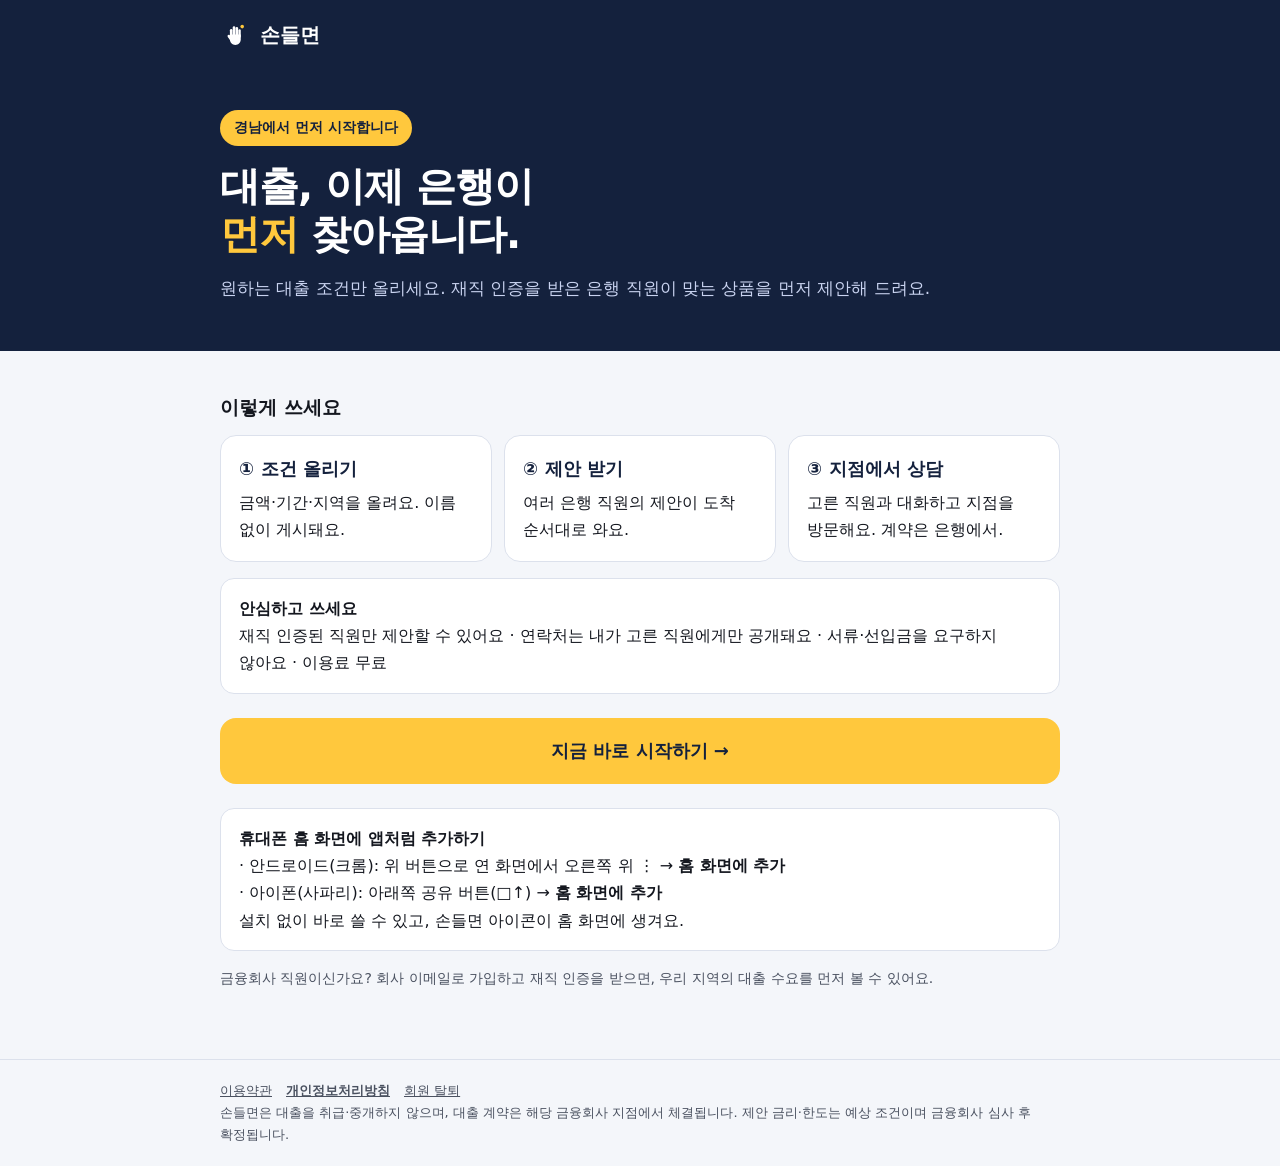
<file: index.html>
<!doctype html>
<html lang="ko">
<head>
<meta charset="utf-8">
<meta name="viewport" content="width=device-width, initial-scale=1">
<title>손들면 — 대출, 이제 은행이 먼저 찾아옵니다</title>
<meta name="description" content="원하는 대출 조건만 올리세요. 재직 인증을 받은 은행 직원이 맞는 상품을 먼저 제안해 드려요. 경남에서 먼저 시작합니다.">
<meta name="theme-color" content="#14213D">
<link rel="icon" href="favicon.svg" type="image/svg+xml">
<link rel="apple-touch-icon" href="apple-touch-icon.png">
<link rel="stylesheet" href="style.css">
<style>
.hero{background:var(--navy);color:#fff}
.hero .in{max-width:880px;margin:0 auto;padding:40px 20px 48px;display:flex;flex-direction:column;gap:16px}
.badge{align-self:flex-start;background:var(--yellow);color:var(--navy);font-weight:700;font-size:14px;border-radius:999px;padding:6px 14px}
.hero h1{font-size:40px;line-height:1.2;margin:0;letter-spacing:-1px}
.hero h1 b{color:var(--yellow)}
.hero p{color:#C9D3F0;font-size:17px;margin:0}
.steps{display:grid;grid-template-columns:repeat(auto-fit,minmax(220px,1fr));gap:12px;margin:12px 0}
.step{background:#fff;border:1px solid var(--line);border-radius:16px;padding:18px}
.step b{display:block;font-size:18px;color:var(--navy);margin-bottom:4px}
.dl{background:var(--yellow);border-radius:16px;padding:18px 20px;margin:24px 0;font-weight:700;color:var(--navy)}
</style>
</head>
<body>
<header class="top"><div class="in"><a href="./"><img src="assets/symbol-white.svg" alt="">손들면</a></div></header>
<section class="hero"><div class="in">
  <span class="badge">경남에서 먼저 시작합니다</span>
  <h1>대출, 이제 은행이<br><b>먼저</b> 찾아옵니다.</h1>
  <p>원하는 대출 조건만 올리세요. 재직 인증을 받은 은행 직원이 맞는 상품을 먼저 제안해 드려요.</p>
</div></section>
<main>
  <h2 style="border:0;margin-top:0">이렇게 쓰세요</h2>
  <div class="steps">
    <div class="step"><b>① 조건 올리기</b>금액·기간·지역을 올려요. 이름 없이 게시돼요.</div>
    <div class="step"><b>② 제안 받기</b>여러 은행 직원의 제안이 도착 순서대로 와요.</div>
    <div class="step"><b>③ 지점에서 상담</b>고른 직원과 대화하고 지점을 방문해요. 계약은 은행에서.</div>
  </div>
  <div class="box"><b>안심하고 쓰세요</b><br>재직 인증된 직원만 제안할 수 있어요 · 연락처는 내가 고른 직원에게만 공개돼요 · 서류·선입금을 요구하지 않아요 · 이용료 무료</div>
  <a class="dl" href="app/" style="display:block;text-decoration:none;text-align:center;font-size:18px">지금 바로 시작하기 →</a>
  <div class="box"><b>휴대폰 홈 화면에 앱처럼 추가하기</b><br>
    · 안드로이드(크롬): 위 버튼으로 연 화면에서 오른쪽 위 ⋮ → <b>홈 화면에 추가</b><br>
    · 아이폰(사파리): 아래쪽 공유 버튼(□↑) → <b>홈 화면에 추가</b><br>
    설치 없이 바로 쓸 수 있고, 손들면 아이콘이 홈 화면에 생겨요.</div>
  <p class="meta">금융회사 직원이신가요? 회사 이메일로 가입하고 재직 인증을 받으면, 우리 지역의 대출 수요를 먼저 볼 수 있어요.</p>
</main>
<footer><div class="in"><a href="terms.html">이용약관</a><a href="privacy.html"><b>개인정보처리방침</b></a><a href="delete-account.html">회원 탈퇴</a><br>손들면은 대출을 취급·중개하지 않으며, 대출 계약은 해당 금융회사 지점에서 체결됩니다. 제안 금리·한도는 예상 조건이며 금융회사 심사 후 확정됩니다.</div></footer>
</body>
</html>
</file>
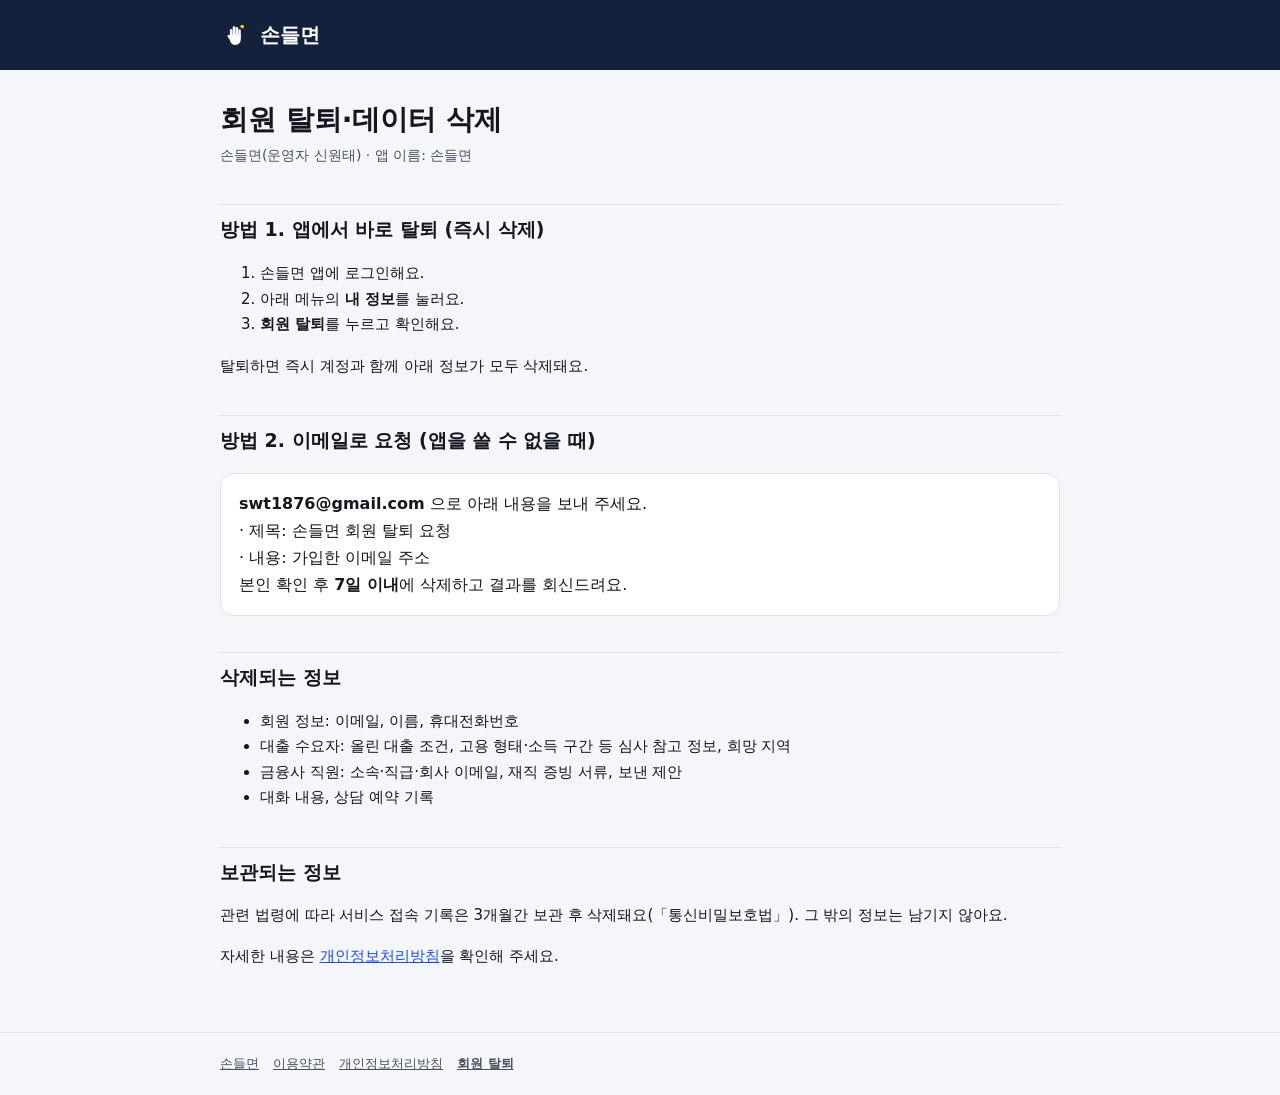
<file: delete-account.html>
<!doctype html>
<html lang="ko">
<head>
<meta charset="utf-8">
<meta name="viewport" content="width=device-width, initial-scale=1">
<title>회원 탈퇴·데이터 삭제 — 손들면</title>
<link rel="icon" href="favicon.svg" type="image/svg+xml">
<link rel="stylesheet" href="style.css">
</head>
<body>
<header class="top"><div class="in"><a href="./"><img src="assets/symbol-white.svg" alt="">손들면</a></div></header>
<main>
<h1>회원 탈퇴·데이터 삭제</h1>
<p class="meta">손들면(운영자 신원태) · 앱 이름: 손들면</p>

<h2>방법 1. 앱에서 바로 탈퇴 (즉시 삭제)</h2>
<ol>
<li>손들면 앱에 로그인해요.</li>
<li>아래 메뉴의 <b>내 정보</b>를 눌러요.</li>
<li><b>회원 탈퇴</b>를 누르고 확인해요.</li>
</ol>
<p>탈퇴하면 즉시 계정과 함께 아래 정보가 모두 삭제돼요.</p>

<h2>방법 2. 이메일로 요청 (앱을 쓸 수 없을 때)</h2>
<div class="box">
<b>swt1876@gmail.com</b> 으로 아래 내용을 보내 주세요.<br>
· 제목: 손들면 회원 탈퇴 요청<br>
· 내용: 가입한 이메일 주소<br>
본인 확인 후 <b>7일 이내</b>에 삭제하고 결과를 회신드려요.
</div>

<h2>삭제되는 정보</h2>
<ul>
<li>회원 정보: 이메일, 이름, 휴대전화번호</li>
<li>대출 수요자: 올린 대출 조건, 고용 형태·소득 구간 등 심사 참고 정보, 희망 지역</li>
<li>금융사 직원: 소속·직급·회사 이메일, 재직 증빙 서류, 보낸 제안</li>
<li>대화 내용, 상담 예약 기록</li>
</ul>

<h2>보관되는 정보</h2>
<p>관련 법령에 따라 서비스 접속 기록은 3개월간 보관 후 삭제돼요(「통신비밀보호법」). 그 밖의 정보는 남기지 않아요.</p>
<p>자세한 내용은 <a href="privacy.html">개인정보처리방침</a>을 확인해 주세요.</p>
</main>
<footer><div class="in"><a href="./">손들면</a><a href="terms.html">이용약관</a><a href="privacy.html">개인정보처리방침</a><a href="delete-account.html"><b>회원 탈퇴</b></a></div></footer>
</body>
</html>
</file>
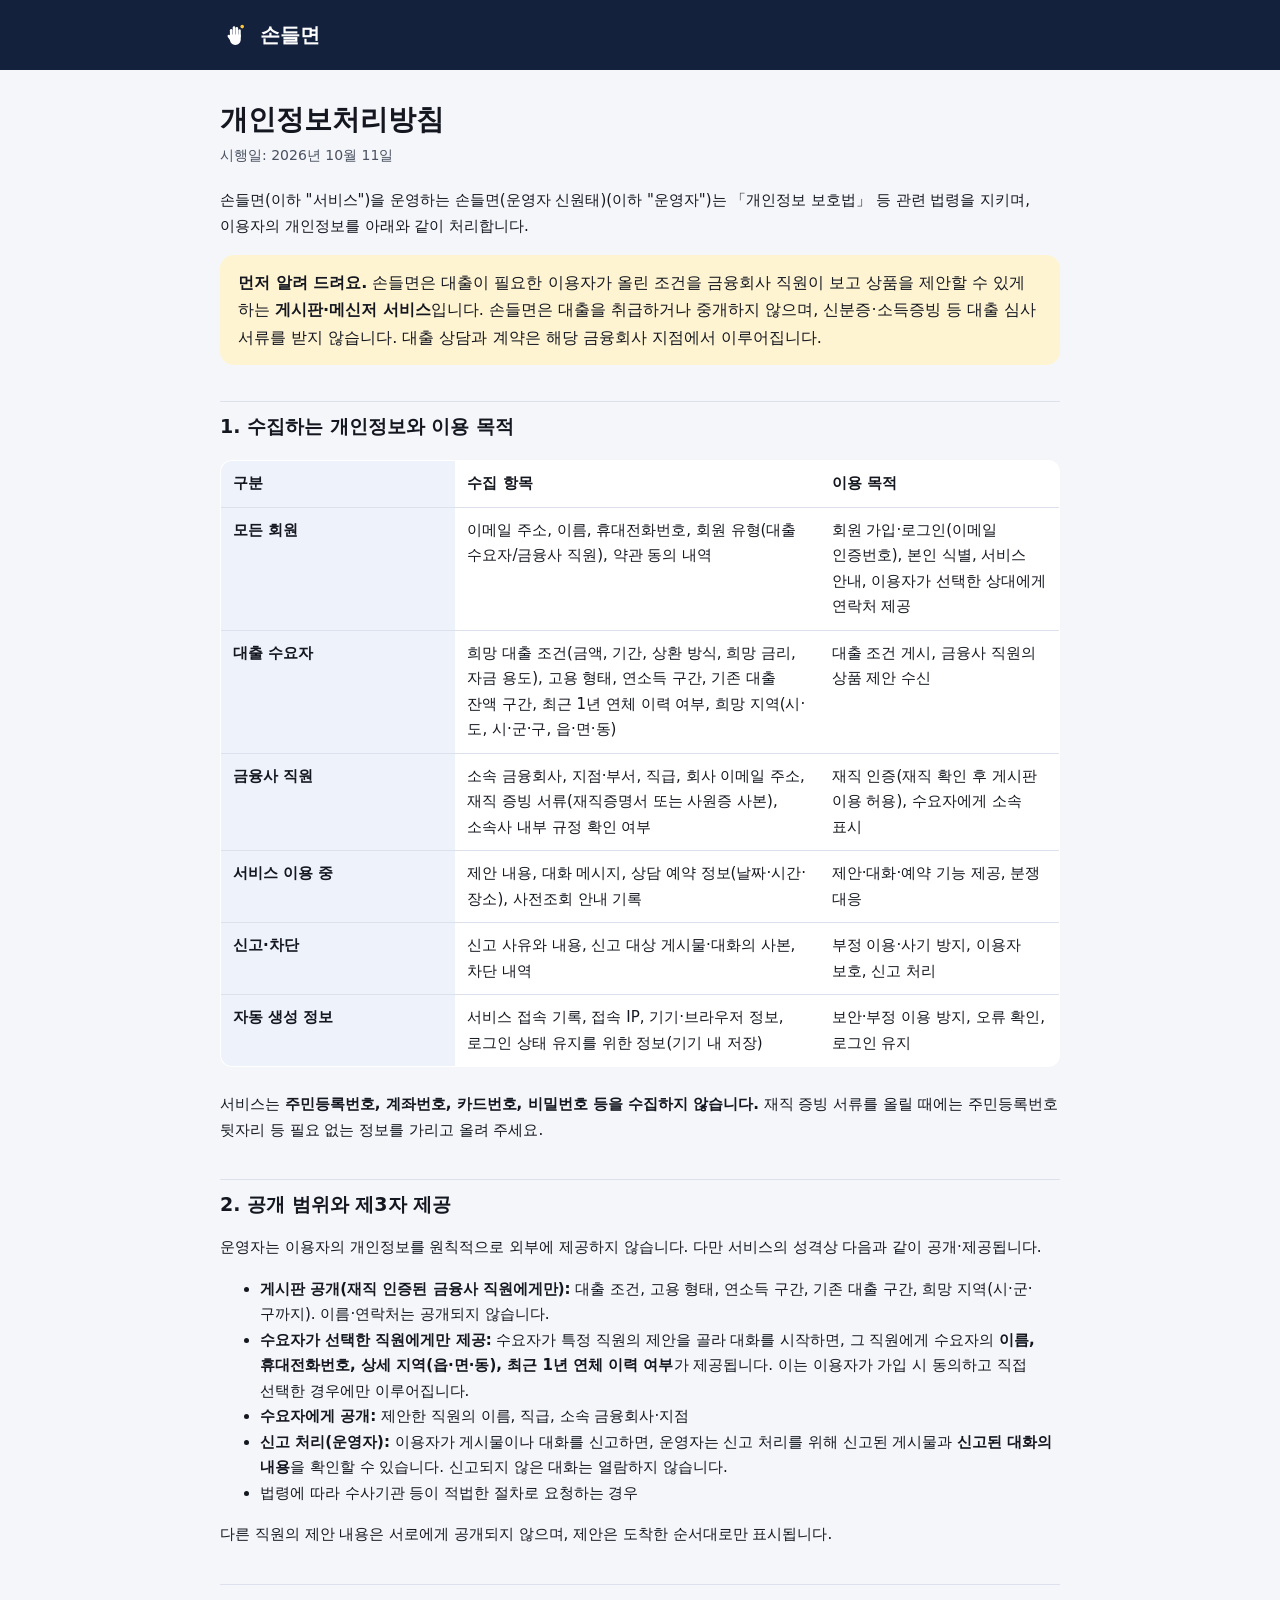
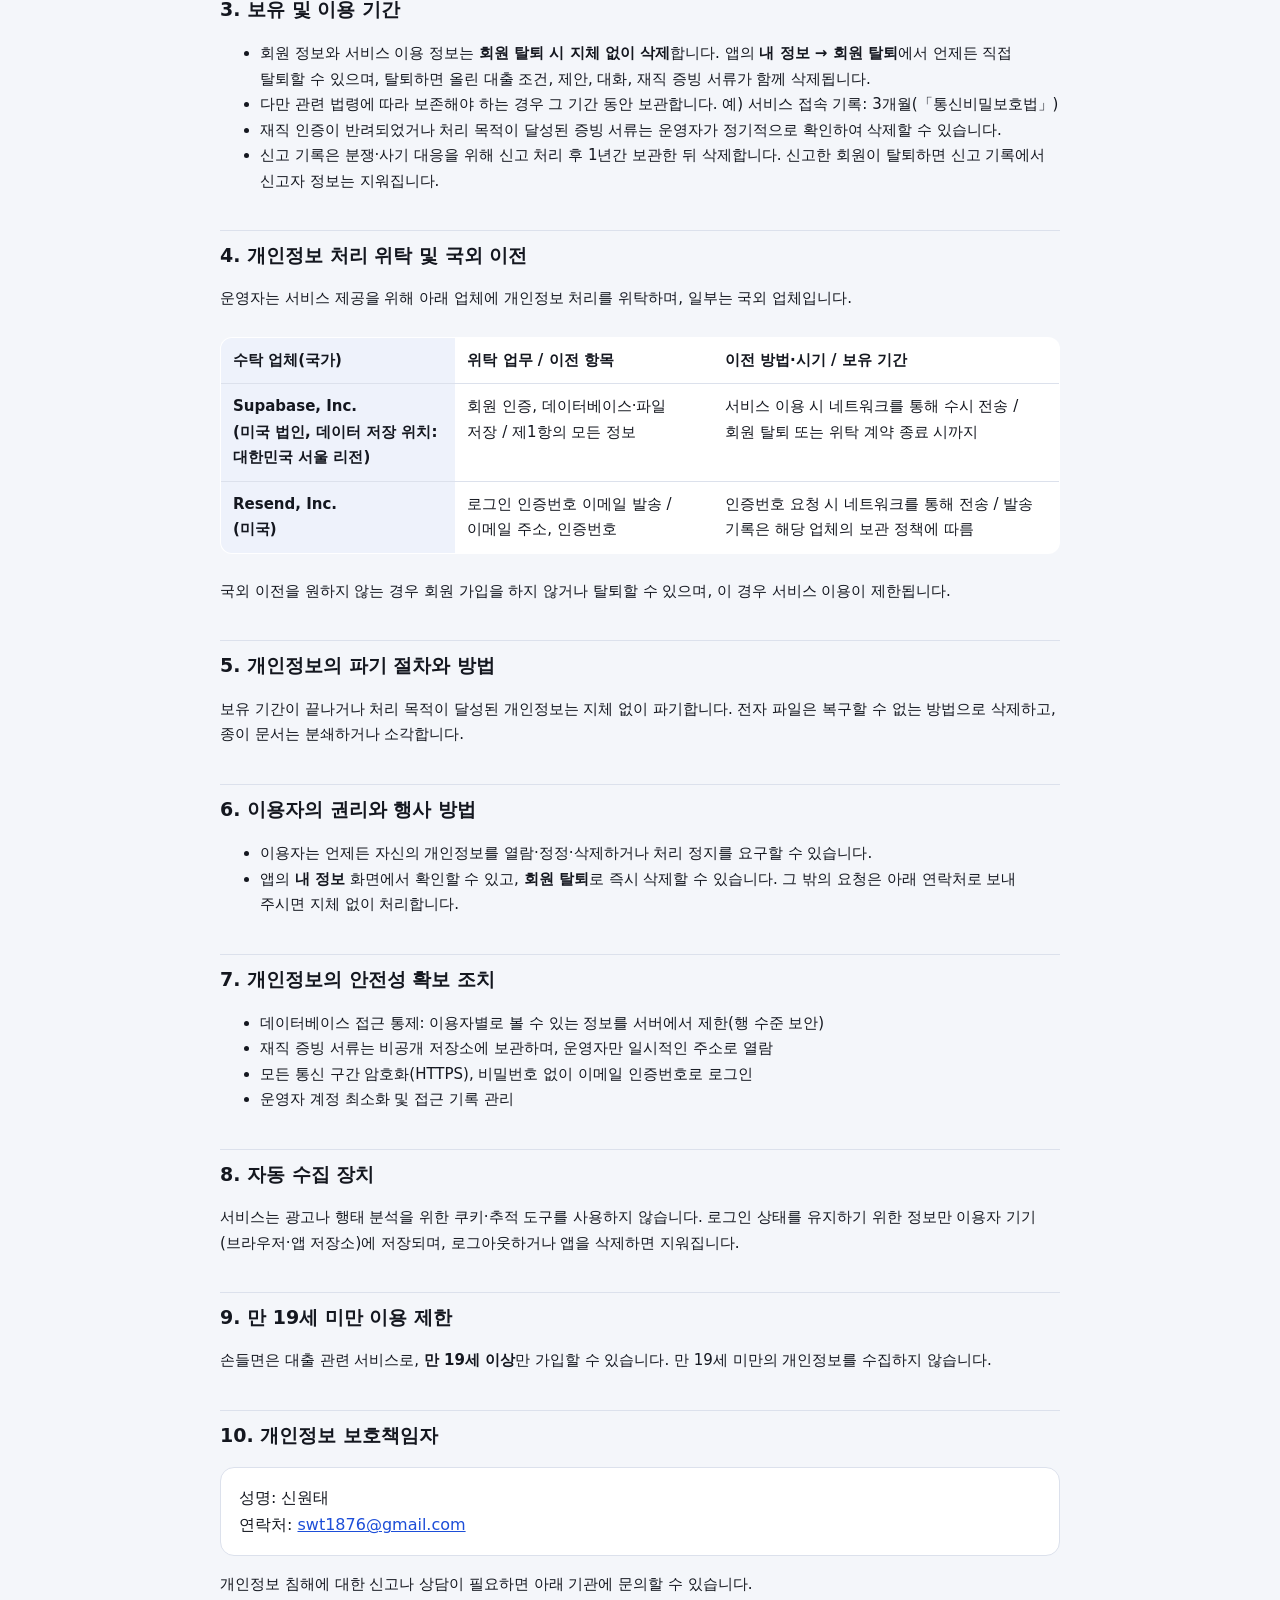
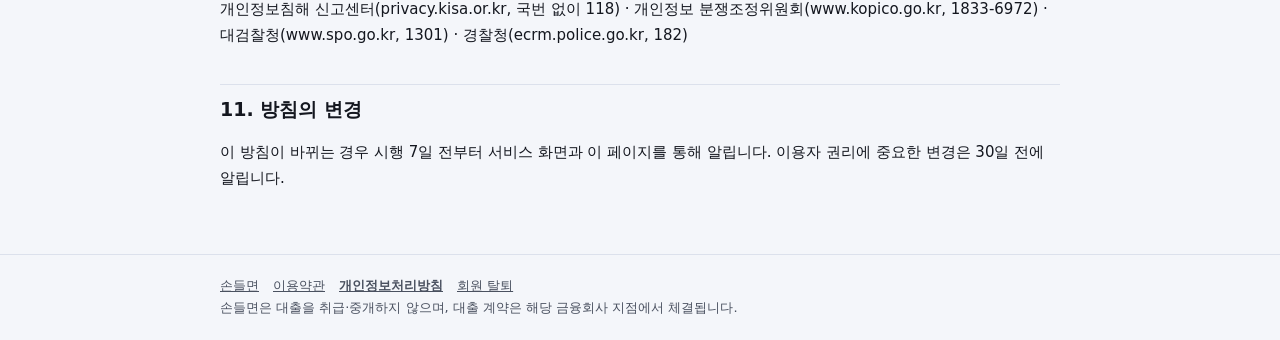
<file: privacy.html>
<!doctype html>
<html lang="ko">
<head>
<meta charset="utf-8">
<meta name="viewport" content="width=device-width, initial-scale=1">
<title>개인정보처리방침 — 손들면</title>
<link rel="icon" href="favicon.svg" type="image/svg+xml">
<link rel="stylesheet" href="style.css">
</head>
<body>
<header class="top"><div class="in"><a href="./"><img src="assets/symbol-white.svg" alt="">손들면</a></div></header>
<main>
<h1>개인정보처리방침</h1>
<p class="meta">시행일: 2026년 10월 11일</p>

<p>손들면(이하 "서비스")을 운영하는 손들면(운영자 신원태)(이하 "운영자")는 「개인정보 보호법」 등 관련 법령을 지키며, 이용자의 개인정보를 아래와 같이 처리합니다.</p>

<div class="note"><b>먼저 알려 드려요.</b> 손들면은 대출이 필요한 이용자가 올린 조건을 금융회사 직원이 보고 상품을 제안할 수 있게 하는 <b>게시판·메신저 서비스</b>입니다. 손들면은 대출을 취급하거나 중개하지 않으며, 신분증·소득증빙 등 대출 심사 서류를 받지 않습니다. 대출 상담과 계약은 해당 금융회사 지점에서 이루어집니다.</div>

<h2>1. 수집하는 개인정보와 이용 목적</h2>
<div class="tbl"><table>
<tr><th>구분</th><td><b>수집 항목</b></td><td><b>이용 목적</b></td></tr>
<tr><th>모든 회원</th><td>이메일 주소, 이름, 휴대전화번호, 회원 유형(대출 수요자/금융사 직원), 약관 동의 내역</td><td>회원 가입·로그인(이메일 인증번호), 본인 식별, 서비스 안내, 이용자가 선택한 상대에게 연락처 제공</td></tr>
<tr><th>대출 수요자</th><td>희망 대출 조건(금액, 기간, 상환 방식, 희망 금리, 자금 용도), 고용 형태, 연소득 구간, 기존 대출 잔액 구간, 최근 1년 연체 이력 여부, 희망 지역(시·도, 시·군·구, 읍·면·동)</td><td>대출 조건 게시, 금융사 직원의 상품 제안 수신</td></tr>
<tr><th>금융사 직원</th><td>소속 금융회사, 지점·부서, 직급, 회사 이메일 주소, 재직 증빙 서류(재직증명서 또는 사원증 사본), 소속사 내부 규정 확인 여부</td><td>재직 인증(재직 확인 후 게시판 이용 허용), 수요자에게 소속 표시</td></tr>
<tr><th>서비스 이용 중</th><td>제안 내용, 대화 메시지, 상담 예약 정보(날짜·시간·장소), 사전조회 안내 기록</td><td>제안·대화·예약 기능 제공, 분쟁 대응</td></tr>
<tr><th>신고·차단</th><td>신고 사유와 내용, 신고 대상 게시물·대화의 사본, 차단 내역</td><td>부정 이용·사기 방지, 이용자 보호, 신고 처리</td></tr>
<tr><th>자동 생성 정보</th><td>서비스 접속 기록, 접속 IP, 기기·브라우저 정보, 로그인 상태 유지를 위한 정보(기기 내 저장)</td><td>보안·부정 이용 방지, 오류 확인, 로그인 유지</td></tr>
</table></div>
<p>서비스는 <b>주민등록번호, 계좌번호, 카드번호, 비밀번호 등을 수집하지 않습니다.</b> 재직 증빙 서류를 올릴 때에는 주민등록번호 뒷자리 등 필요 없는 정보를 가리고 올려 주세요.</p>

<h2>2. 공개 범위와 제3자 제공</h2>
<p>운영자는 이용자의 개인정보를 원칙적으로 외부에 제공하지 않습니다. 다만 서비스의 성격상 다음과 같이 공개·제공됩니다.</p>
<ul>
<li><b>게시판 공개(재직 인증된 금융사 직원에게만):</b> 대출 조건, 고용 형태, 연소득 구간, 기존 대출 구간, 희망 지역(시·군·구까지). 이름·연락처는 공개되지 않습니다.</li>
<li><b>수요자가 선택한 직원에게만 제공:</b> 수요자가 특정 직원의 제안을 골라 대화를 시작하면, 그 직원에게 수요자의 <b>이름, 휴대전화번호, 상세 지역(읍·면·동), 최근 1년 연체 이력 여부</b>가 제공됩니다. 이는 이용자가 가입 시 동의하고 직접 선택한 경우에만 이루어집니다.</li>
<li><b>수요자에게 공개:</b> 제안한 직원의 이름, 직급, 소속 금융회사·지점</li>
<li><b>신고 처리(운영자):</b> 이용자가 게시물이나 대화를 신고하면, 운영자는 신고 처리를 위해 신고된 게시물과 <b>신고된 대화의 내용</b>을 확인할 수 있습니다. 신고되지 않은 대화는 열람하지 않습니다.</li>
<li>법령에 따라 수사기관 등이 적법한 절차로 요청하는 경우</li>
</ul>
<p>다른 직원의 제안 내용은 서로에게 공개되지 않으며, 제안은 도착한 순서대로만 표시됩니다.</p>

<h2>3. 보유 및 이용 기간</h2>
<ul>
<li>회원 정보와 서비스 이용 정보는 <b>회원 탈퇴 시 지체 없이 삭제</b>합니다. 앱의 <b>내 정보 → 회원 탈퇴</b>에서 언제든 직접 탈퇴할 수 있으며, 탈퇴하면 올린 대출 조건, 제안, 대화, 재직 증빙 서류가 함께 삭제됩니다.</li>
<li>다만 관련 법령에 따라 보존해야 하는 경우 그 기간 동안 보관합니다. 예) 서비스 접속 기록: 3개월(「통신비밀보호법」)</li>
<li>재직 인증이 반려되었거나 처리 목적이 달성된 증빙 서류는 운영자가 정기적으로 확인하여 삭제할 수 있습니다.</li>
<li>신고 기록은 분쟁·사기 대응을 위해 신고 처리 후 1년간 보관한 뒤 삭제합니다. 신고한 회원이 탈퇴하면 신고 기록에서 신고자 정보는 지워집니다.</li>
</ul>

<h2>4. 개인정보 처리 위탁 및 국외 이전</h2>
<p>운영자는 서비스 제공을 위해 아래 업체에 개인정보 처리를 위탁하며, 일부는 국외 업체입니다.</p>
<div class="tbl"><table>
<tr><th>수탁 업체(국가)</th><td><b>위탁 업무 / 이전 항목</b></td><td><b>이전 방법·시기 / 보유 기간</b></td></tr>
<tr><th>Supabase, Inc.<br>(미국 법인, 데이터 저장 위치: 대한민국 서울 리전)</th><td>회원 인증, 데이터베이스·파일 저장 / 제1항의 모든 정보</td><td>서비스 이용 시 네트워크를 통해 수시 전송 / 회원 탈퇴 또는 위탁 계약 종료 시까지</td></tr>
<tr><th>Resend, Inc.<br>(미국)</th><td>로그인 인증번호 이메일 발송 / 이메일 주소, 인증번호</td><td>인증번호 요청 시 네트워크를 통해 전송 / 발송 기록은 해당 업체의 보관 정책에 따름</td></tr>
</table></div>
<p>국외 이전을 원하지 않는 경우 회원 가입을 하지 않거나 탈퇴할 수 있으며, 이 경우 서비스 이용이 제한됩니다.</p>

<h2>5. 개인정보의 파기 절차와 방법</h2>
<p>보유 기간이 끝나거나 처리 목적이 달성된 개인정보는 지체 없이 파기합니다. 전자 파일은 복구할 수 없는 방법으로 삭제하고, 종이 문서는 분쇄하거나 소각합니다.</p>

<h2>6. 이용자의 권리와 행사 방법</h2>
<ul>
<li>이용자는 언제든 자신의 개인정보를 열람·정정·삭제하거나 처리 정지를 요구할 수 있습니다.</li>
<li>앱의 <b>내 정보</b> 화면에서 확인할 수 있고, <b>회원 탈퇴</b>로 즉시 삭제할 수 있습니다. 그 밖의 요청은 아래 연락처로 보내 주시면 지체 없이 처리합니다.</li>
</ul>

<h2>7. 개인정보의 안전성 확보 조치</h2>
<ul>
<li>데이터베이스 접근 통제: 이용자별로 볼 수 있는 정보를 서버에서 제한(행 수준 보안)</li>
<li>재직 증빙 서류는 비공개 저장소에 보관하며, 운영자만 일시적인 주소로 열람</li>
<li>모든 통신 구간 암호화(HTTPS), 비밀번호 없이 이메일 인증번호로 로그인</li>
<li>운영자 계정 최소화 및 접근 기록 관리</li>
</ul>

<h2>8. 자동 수집 장치</h2>
<p>서비스는 광고나 행태 분석을 위한 쿠키·추적 도구를 사용하지 않습니다. 로그인 상태를 유지하기 위한 정보만 이용자 기기(브라우저·앱 저장소)에 저장되며, 로그아웃하거나 앱을 삭제하면 지워집니다.</p>

<h2>9. 만 19세 미만 이용 제한</h2>
<p>손들면은 대출 관련 서비스로, <b>만 19세 이상</b>만 가입할 수 있습니다. 만 19세 미만의 개인정보를 수집하지 않습니다.</p>

<h2>10. 개인정보 보호책임자</h2>
<div class="box">
성명: 신원태<br>
연락처: <a href="mailto:swt1876@gmail.com">swt1876@gmail.com</a>
</div>
<p>개인정보 침해에 대한 신고나 상담이 필요하면 아래 기관에 문의할 수 있습니다.<br>
개인정보침해 신고센터(privacy.kisa.or.kr, 국번 없이 118) · 개인정보 분쟁조정위원회(www.kopico.go.kr, 1833-6972) · 대검찰청(www.spo.go.kr, 1301) · 경찰청(ecrm.police.go.kr, 182)</p>

<h2>11. 방침의 변경</h2>
<p>이 방침이 바뀌는 경우 시행 7일 전부터 서비스 화면과 이 페이지를 통해 알립니다. 이용자 권리에 중요한 변경은 30일 전에 알립니다.</p>
</main>
<footer><div class="in"><a href="./">손들면</a><a href="terms.html">이용약관</a><a href="privacy.html"><b>개인정보처리방침</b></a><a href="delete-account.html">회원 탈퇴</a><br>손들면은 대출을 취급·중개하지 않으며, 대출 계약은 해당 금융회사 지점에서 체결됩니다.</div></footer>
</body>
</html>
</file>
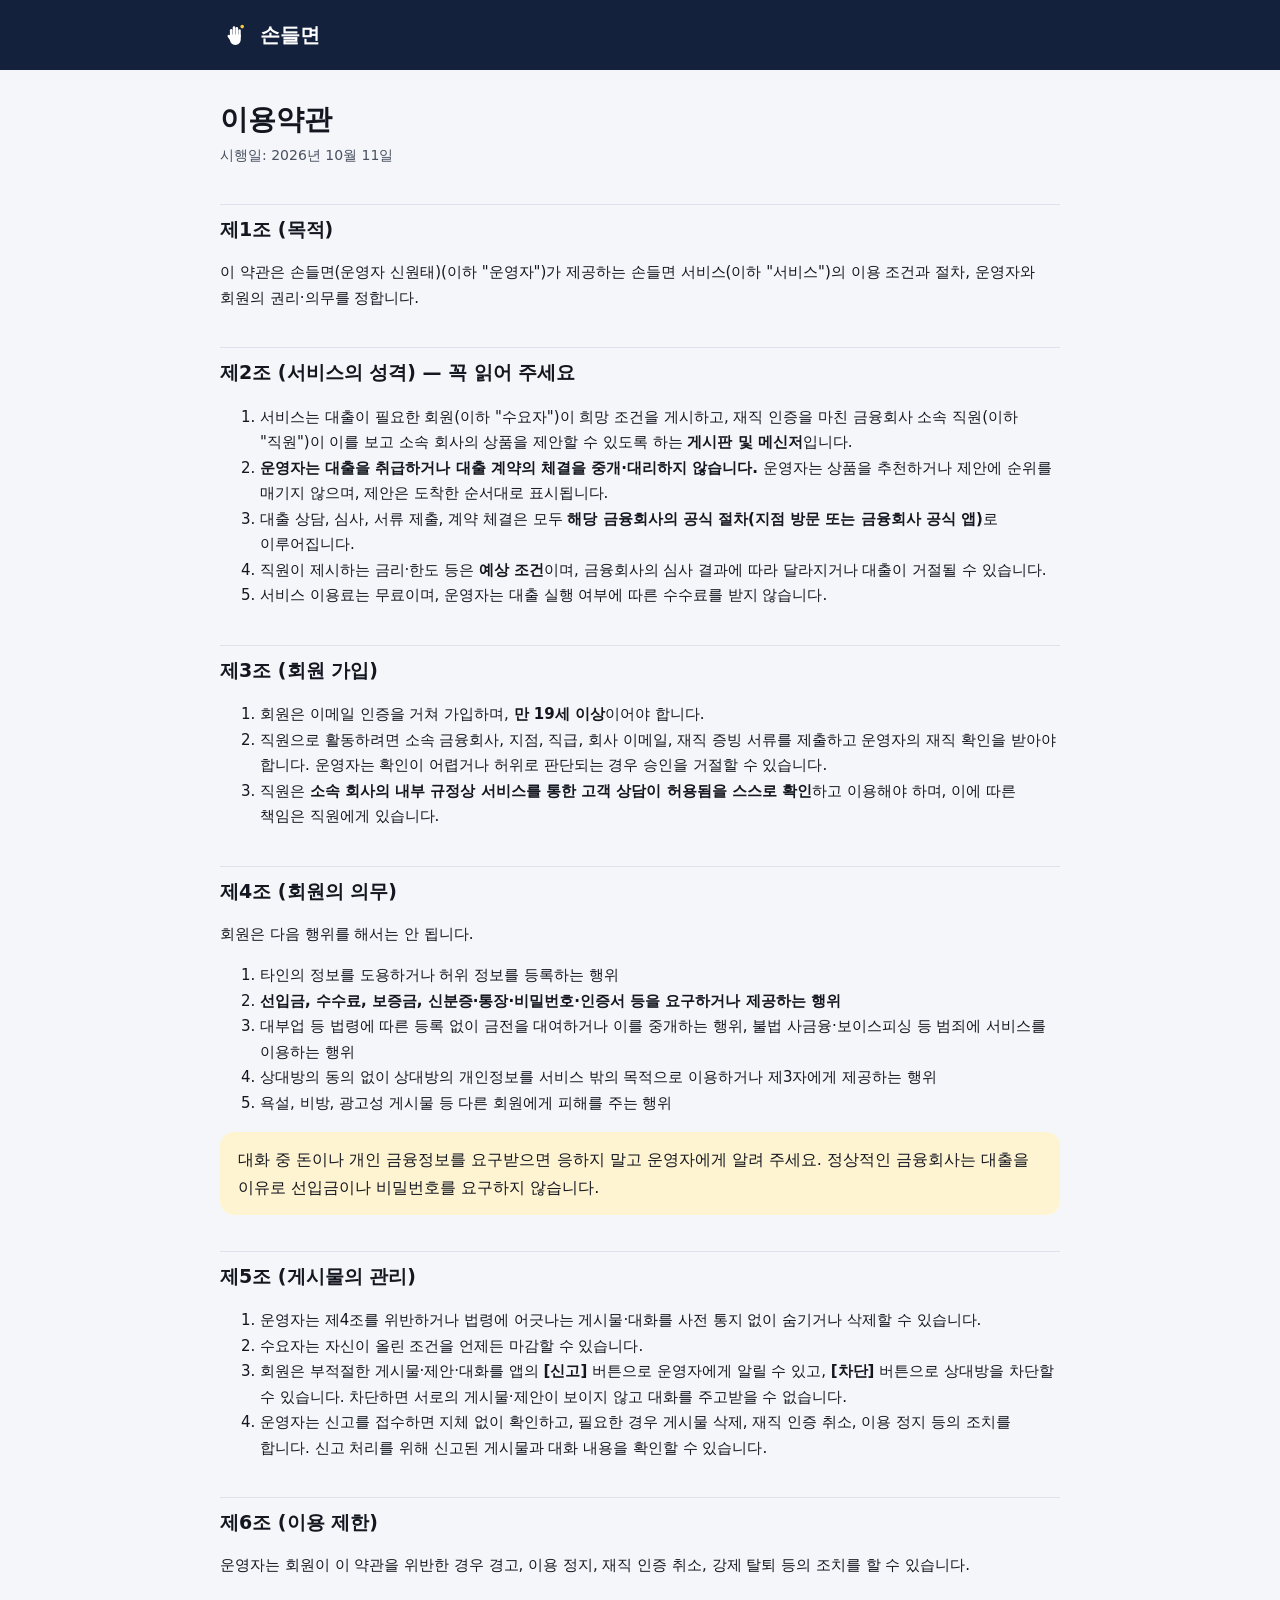
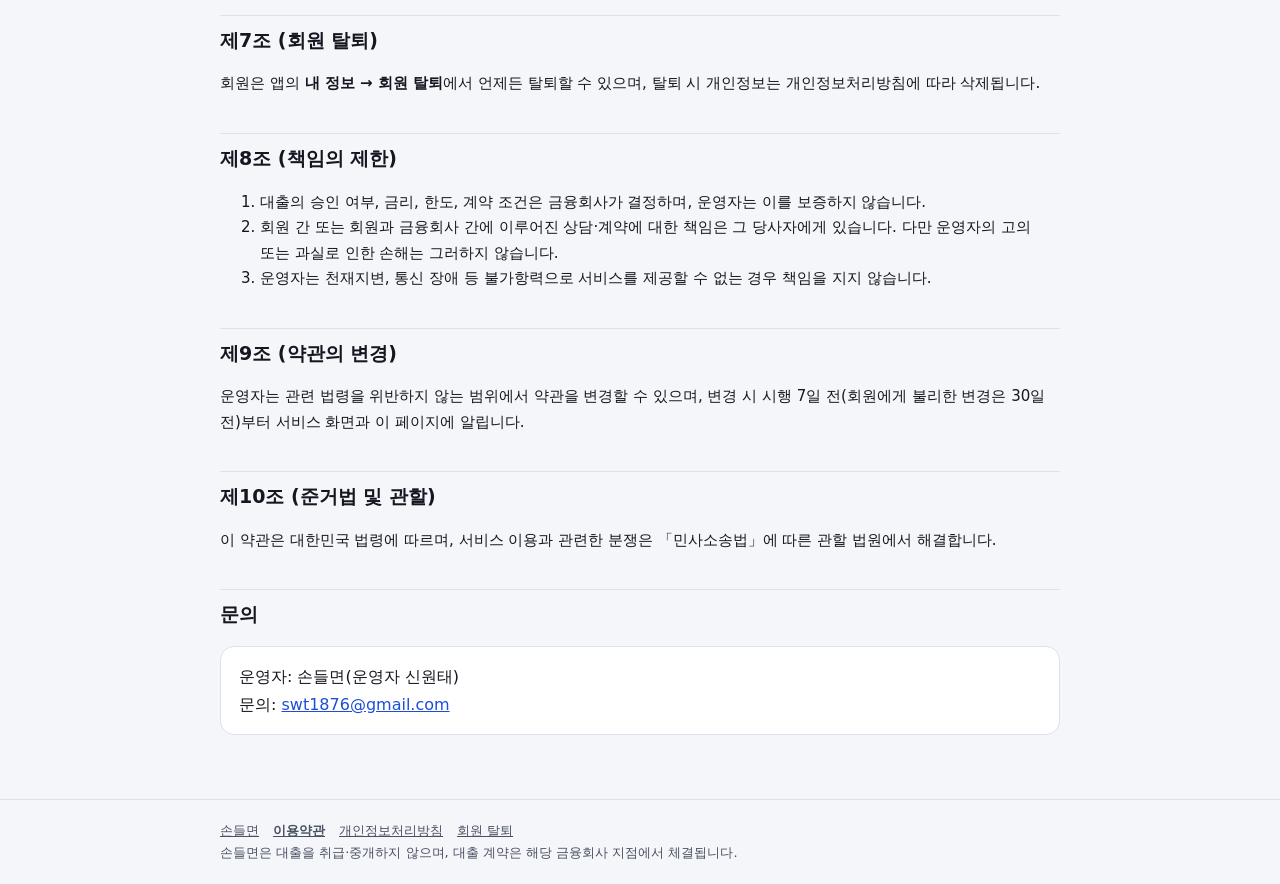
<file: terms.html>
<!doctype html>
<html lang="ko">
<head>
<meta charset="utf-8">
<meta name="viewport" content="width=device-width, initial-scale=1">
<title>이용약관 — 손들면</title>
<link rel="icon" href="favicon.svg" type="image/svg+xml">
<link rel="stylesheet" href="style.css">
</head>
<body>
<header class="top"><div class="in"><a href="./"><img src="assets/symbol-white.svg" alt="">손들면</a></div></header>
<main>
<h1>이용약관</h1>
<p class="meta">시행일: 2026년 10월 11일</p>

<h2>제1조 (목적)</h2>
<p>이 약관은 손들면(운영자 신원태)(이하 "운영자")가 제공하는 손들면 서비스(이하 "서비스")의 이용 조건과 절차, 운영자와 회원의 권리·의무를 정합니다.</p>

<h2>제2조 (서비스의 성격) — 꼭 읽어 주세요</h2>
<ol>
<li>서비스는 대출이 필요한 회원(이하 "수요자")이 희망 조건을 게시하고, 재직 인증을 마친 금융회사 소속 직원(이하 "직원")이 이를 보고 소속 회사의 상품을 제안할 수 있도록 하는 <b>게시판 및 메신저</b>입니다.</li>
<li><b>운영자는 대출을 취급하거나 대출 계약의 체결을 중개·대리하지 않습니다.</b> 운영자는 상품을 추천하거나 제안에 순위를 매기지 않으며, 제안은 도착한 순서대로 표시됩니다.</li>
<li>대출 상담, 심사, 서류 제출, 계약 체결은 모두 <b>해당 금융회사의 공식 절차(지점 방문 또는 금융회사 공식 앱)</b>로 이루어집니다.</li>
<li>직원이 제시하는 금리·한도 등은 <b>예상 조건</b>이며, 금융회사의 심사 결과에 따라 달라지거나 대출이 거절될 수 있습니다.</li>
<li>서비스 이용료는 무료이며, 운영자는 대출 실행 여부에 따른 수수료를 받지 않습니다.</li>
</ol>

<h2>제3조 (회원 가입)</h2>
<ol>
<li>회원은 이메일 인증을 거쳐 가입하며, <b>만 19세 이상</b>이어야 합니다.</li>
<li>직원으로 활동하려면 소속 금융회사, 지점, 직급, 회사 이메일, 재직 증빙 서류를 제출하고 운영자의 재직 확인을 받아야 합니다. 운영자는 확인이 어렵거나 허위로 판단되는 경우 승인을 거절할 수 있습니다.</li>
<li>직원은 <b>소속 회사의 내부 규정상 서비스를 통한 고객 상담이 허용됨을 스스로 확인</b>하고 이용해야 하며, 이에 따른 책임은 직원에게 있습니다.</li>
</ol>

<h2>제4조 (회원의 의무)</h2>
<p>회원은 다음 행위를 해서는 안 됩니다.</p>
<ol>
<li>타인의 정보를 도용하거나 허위 정보를 등록하는 행위</li>
<li><b>선입금, 수수료, 보증금, 신분증·통장·비밀번호·인증서 등을 요구하거나 제공하는 행위</b></li>
<li>대부업 등 법령에 따른 등록 없이 금전을 대여하거나 이를 중개하는 행위, 불법 사금융·보이스피싱 등 범죄에 서비스를 이용하는 행위</li>
<li>상대방의 동의 없이 상대방의 개인정보를 서비스 밖의 목적으로 이용하거나 제3자에게 제공하는 행위</li>
<li>욕설, 비방, 광고성 게시물 등 다른 회원에게 피해를 주는 행위</li>
</ol>
<div class="note">대화 중 돈이나 개인 금융정보를 요구받으면 응하지 말고 운영자에게 알려 주세요. 정상적인 금융회사는 대출을 이유로 선입금이나 비밀번호를 요구하지 않습니다.</div>

<h2>제5조 (게시물의 관리)</h2>
<ol>
<li>운영자는 제4조를 위반하거나 법령에 어긋나는 게시물·대화를 사전 통지 없이 숨기거나 삭제할 수 있습니다.</li>
<li>수요자는 자신이 올린 조건을 언제든 마감할 수 있습니다.</li>
<li>회원은 부적절한 게시물·제안·대화를 앱의 <b>[신고]</b> 버튼으로 운영자에게 알릴 수 있고, <b>[차단]</b> 버튼으로 상대방을 차단할 수 있습니다. 차단하면 서로의 게시물·제안이 보이지 않고 대화를 주고받을 수 없습니다.</li>
<li>운영자는 신고를 접수하면 지체 없이 확인하고, 필요한 경우 게시물 삭제, 재직 인증 취소, 이용 정지 등의 조치를 합니다. 신고 처리를 위해 신고된 게시물과 대화 내용을 확인할 수 있습니다.</li>
</ol>

<h2>제6조 (이용 제한)</h2>
<p>운영자는 회원이 이 약관을 위반한 경우 경고, 이용 정지, 재직 인증 취소, 강제 탈퇴 등의 조치를 할 수 있습니다.</p>

<h2>제7조 (회원 탈퇴)</h2>
<p>회원은 앱의 <b>내 정보 → 회원 탈퇴</b>에서 언제든 탈퇴할 수 있으며, 탈퇴 시 개인정보는 개인정보처리방침에 따라 삭제됩니다.</p>

<h2>제8조 (책임의 제한)</h2>
<ol>
<li>대출의 승인 여부, 금리, 한도, 계약 조건은 금융회사가 결정하며, 운영자는 이를 보증하지 않습니다.</li>
<li>회원 간 또는 회원과 금융회사 간에 이루어진 상담·계약에 대한 책임은 그 당사자에게 있습니다. 다만 운영자의 고의 또는 과실로 인한 손해는 그러하지 않습니다.</li>
<li>운영자는 천재지변, 통신 장애 등 불가항력으로 서비스를 제공할 수 없는 경우 책임을 지지 않습니다.</li>
</ol>

<h2>제9조 (약관의 변경)</h2>
<p>운영자는 관련 법령을 위반하지 않는 범위에서 약관을 변경할 수 있으며, 변경 시 시행 7일 전(회원에게 불리한 변경은 30일 전)부터 서비스 화면과 이 페이지에 알립니다.</p>

<h2>제10조 (준거법 및 관할)</h2>
<p>이 약관은 대한민국 법령에 따르며, 서비스 이용과 관련한 분쟁은 「민사소송법」에 따른 관할 법원에서 해결합니다.</p>

<h2>문의</h2>
<div class="box">운영자: 손들면(운영자 신원태)<br>문의: <a href="mailto:swt1876@gmail.com">swt1876@gmail.com</a></div>
</main>
<footer><div class="in"><a href="./">손들면</a><a href="terms.html"><b>이용약관</b></a><a href="privacy.html">개인정보처리방침</a><a href="delete-account.html">회원 탈퇴</a><br>손들면은 대출을 취급·중개하지 않으며, 대출 계약은 해당 금융회사 지점에서 체결됩니다.</div></footer>
</body>
</html>
</file>
<file: style.css>
:root{--navy:#14213D;--yellow:#FFC83D;--blue:#1D4ED8;--ink:#14171F;--ink2:#4A5160;--line:#DCE1EC;--bg:#F4F6FA}
*{box-sizing:border-box}
body{margin:0;background:var(--bg);color:var(--ink);font-family:'Noto Sans KR',system-ui,-apple-system,'Apple SD Gothic Neo','Malgun Gothic',sans-serif;line-height:1.7;word-break:keep-all;overflow-wrap:break-word}
a{color:var(--blue)}
.top{background:var(--navy);color:#fff}
.top .in{max-width:880px;margin:0 auto;padding:18px 20px;display:flex;align-items:center;gap:10px}
.top a{color:#fff;text-decoration:none;display:flex;align-items:center;gap:10px;font-weight:900;font-size:20px}
.top img{width:30px;height:30px}
main{max-width:880px;margin:0 auto;padding:32px 20px 48px}
h1{font-size:28px;line-height:1.3;margin:0 0 6px}
h2{font-size:19px;margin:36px 0 8px;padding-top:8px;border-top:1px solid var(--line)}
h3{font-size:16px;margin:20px 0 4px}
p,li,td,th{font-size:15px}
.meta{color:var(--ink2);font-size:14px;margin:0 0 20px}
.box{background:#fff;border:1px solid var(--line);border-radius:14px;padding:16px 18px;margin:16px 0}
.note{background:#FFF4D2;border-radius:14px;padding:14px 18px;margin:16px 0}
table{width:100%;border-collapse:collapse;background:#fff;border:1px solid var(--line);border-radius:12px;overflow:hidden;margin:10px 0}
th,td{border-bottom:1px solid var(--line);padding:10px 12px;text-align:left;vertical-align:top}
th{background:#EEF2FB;font-weight:700;width:28%}
.tbl{overflow-x:auto}
footer{border-top:1px solid var(--line);color:var(--ink2);font-size:13px}
footer .in{max-width:880px;margin:0 auto;padding:20px}
footer a{color:var(--ink2);margin-right:14px}
.ph{background:#FFE08A;padding:0 4px;border-radius:4px}
</file>
